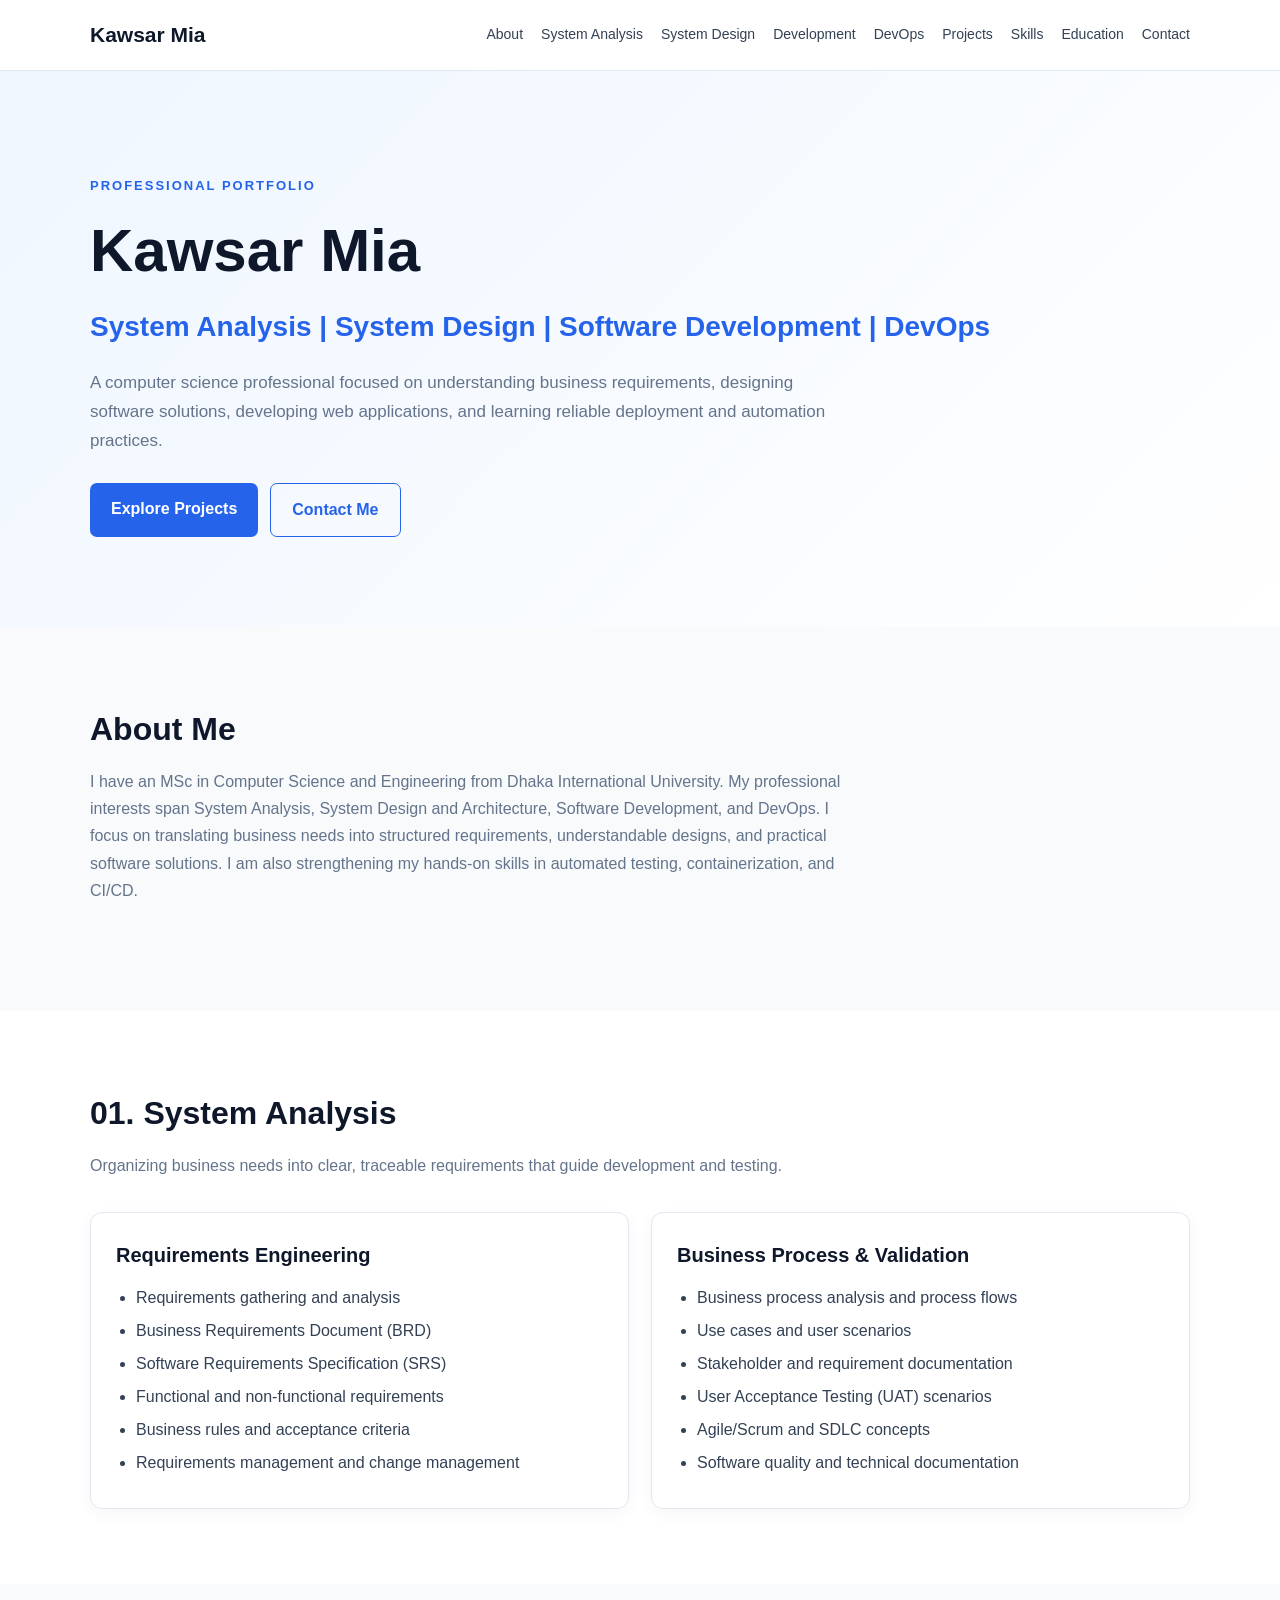
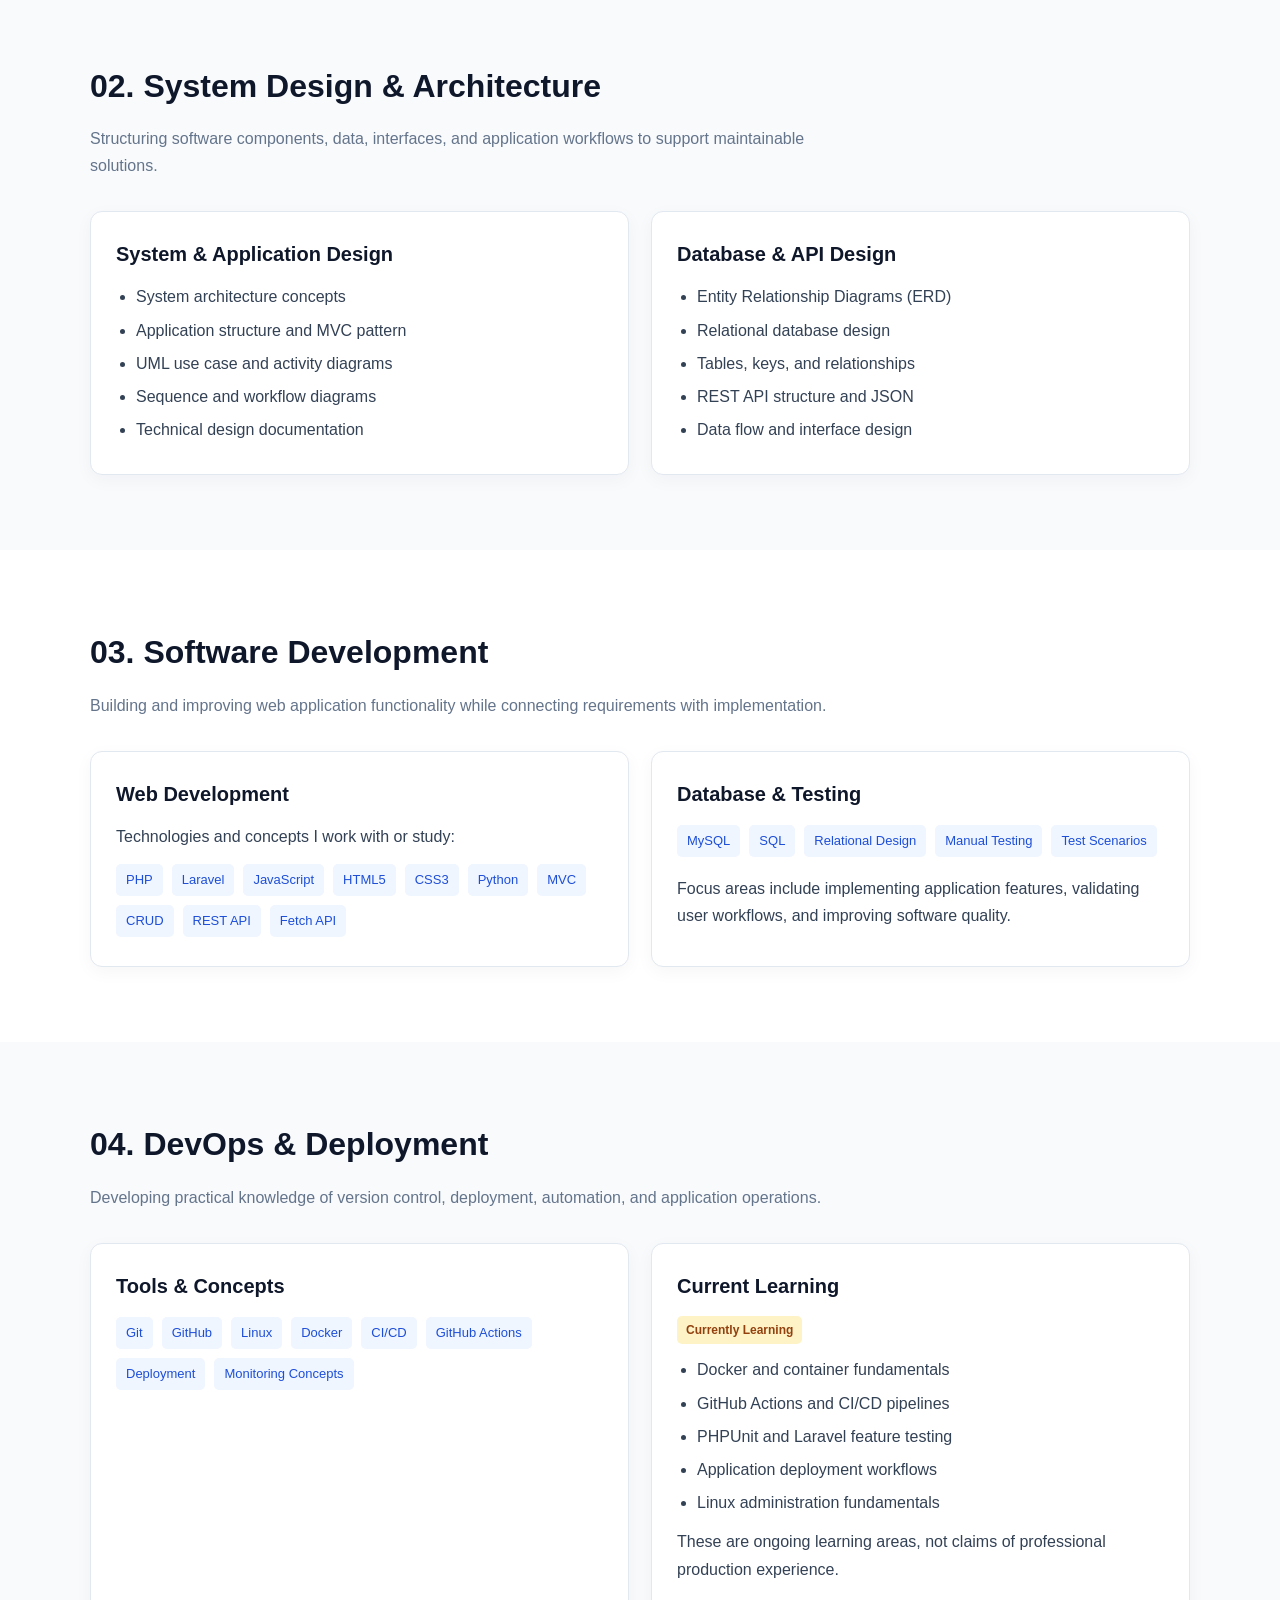
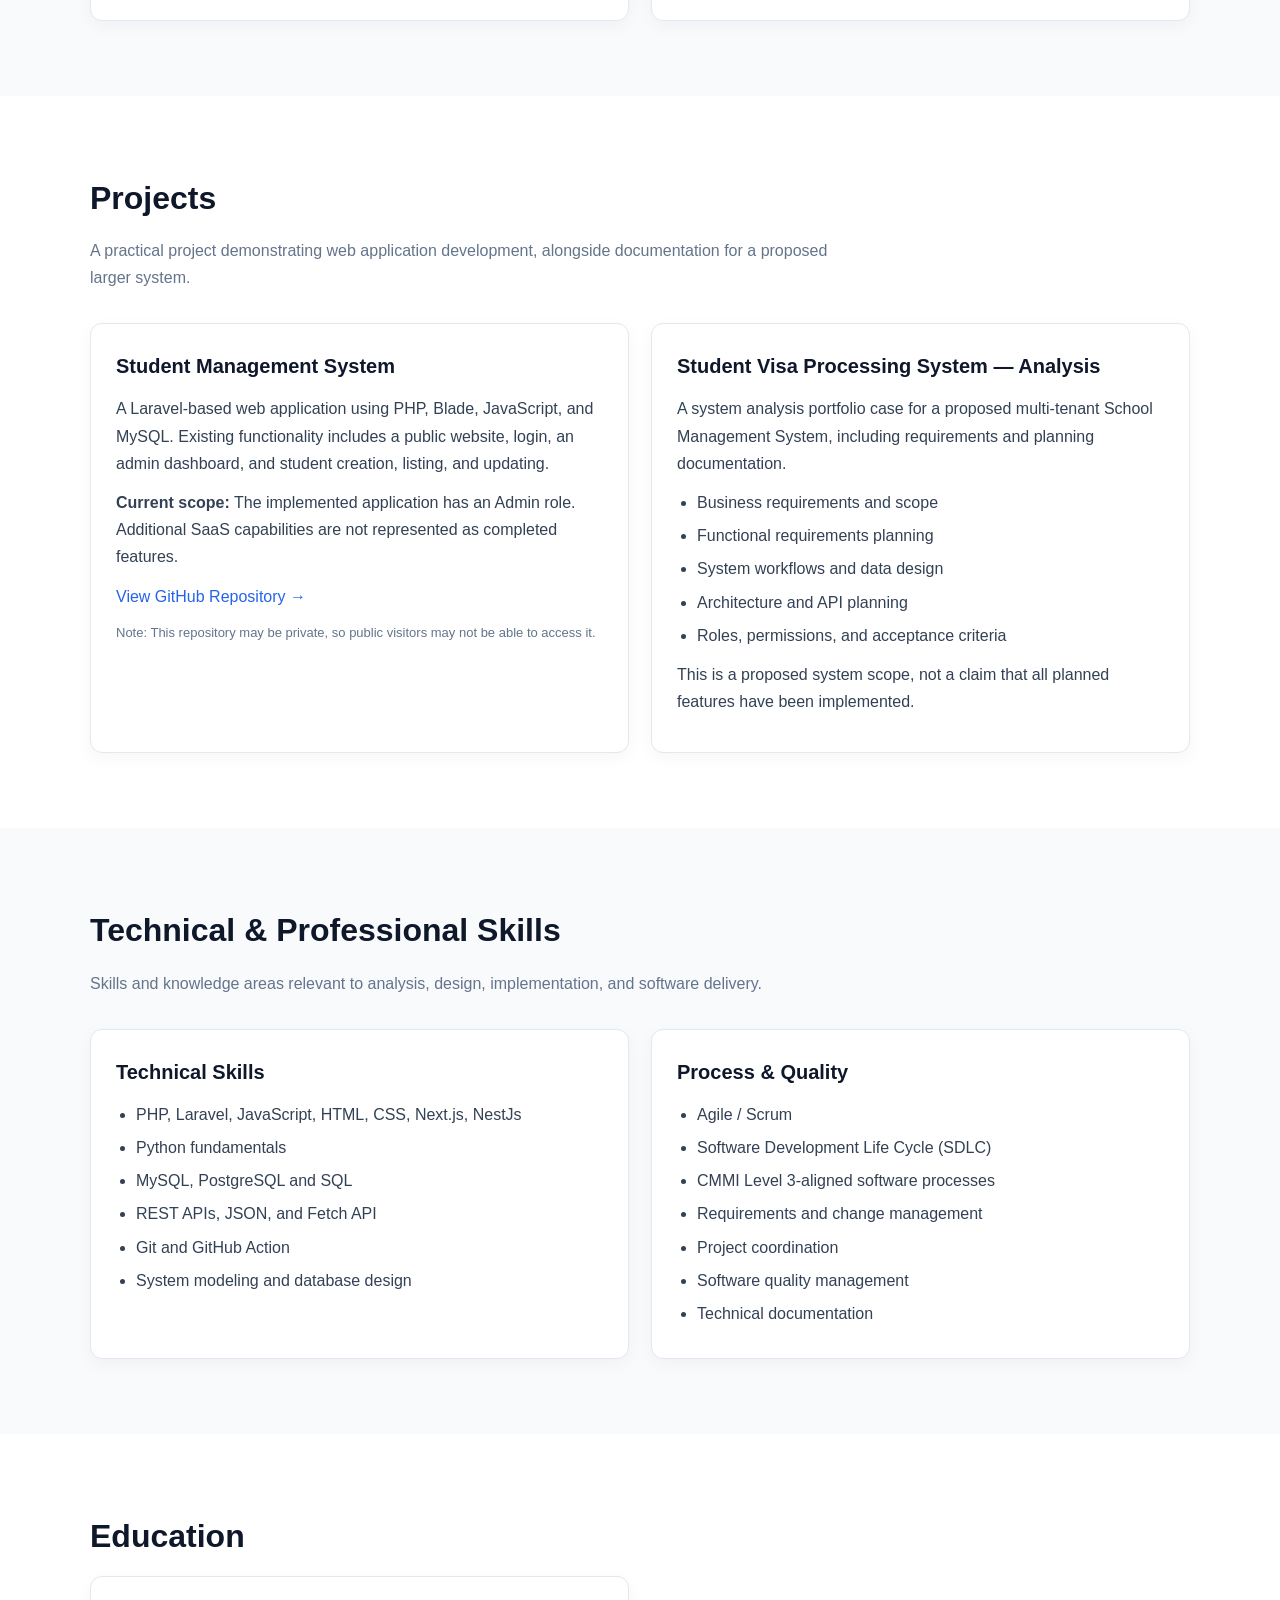
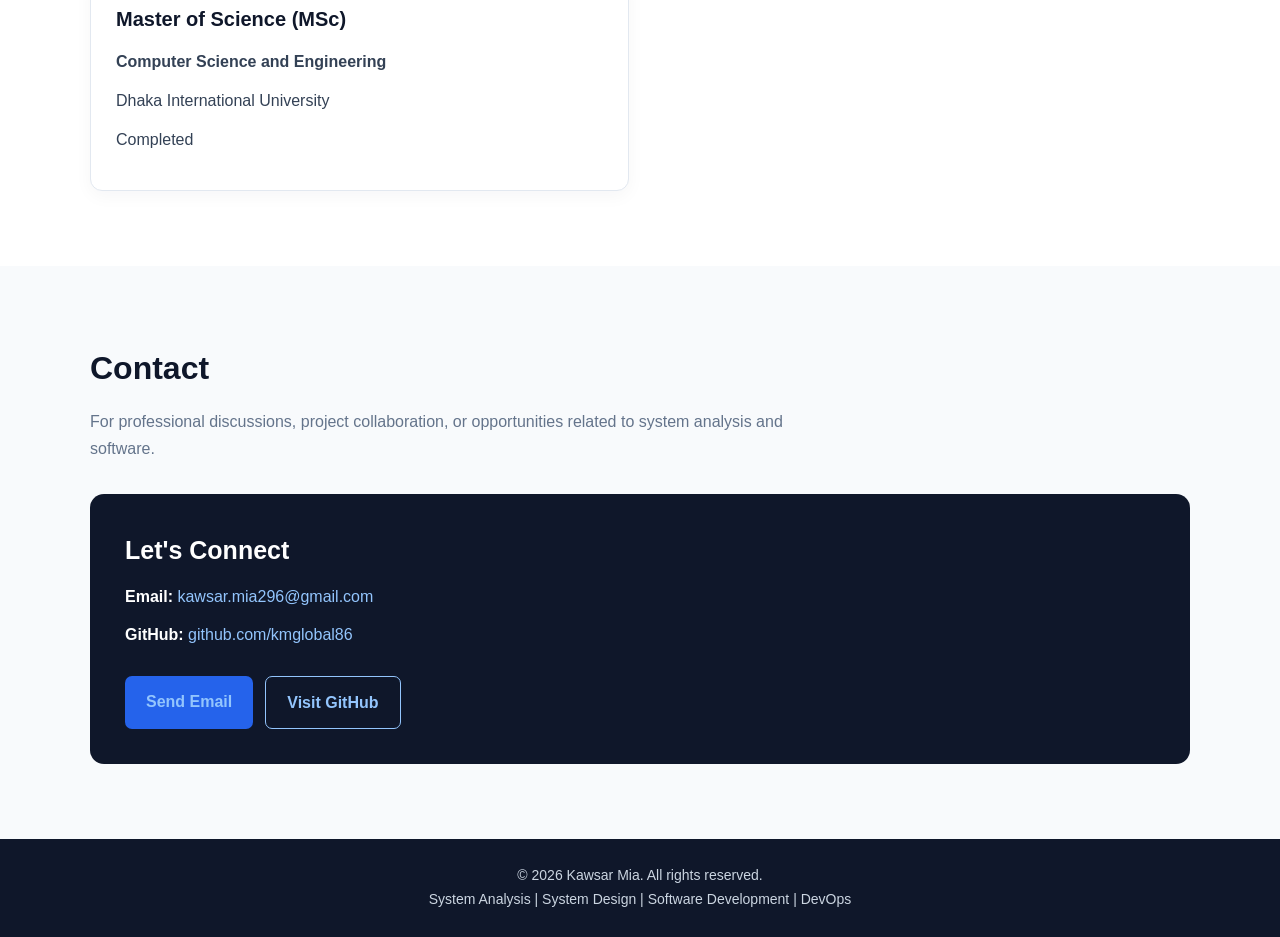
<file: index.html>
<!DOCTYPE html>
<html lang="en">
<head>
    <meta charset="UTF-8">
    <meta name="viewport" content="width=device-width, initial-scale=1.0">

    <title>Kawsar Mia | System Analyst Portfolio</title>

    <meta name="author" content="Kawsar Mia">
    <meta name="description" content="Portfolio of Kawsar Mia, focused on System Analysis, System Design, Software Development, and DevOps.">

    <link rel="canonical" href="https://kmglobal86.github.io/">

    <meta property="og:type" content="website">
    <meta property="og:title" content="Kawsar Mia | Professional Portfolio">
    <meta property="og:url" content="https://kmglobal86.github.io/">
    <meta property="og:description" content="System Analysis, System Design, Software Development, and DevOps.">

    <style>
        :root {
            --primary: #2563eb;
            --dark: #0f172a;
            --text: #334155;
            --muted: #64748b;
            --light: #f8fafc;
            --border: #e2e8f0;
            --white: #ffffff;
        }

        * {
            margin: 0;
            padding: 0;
            box-sizing: border-box;
            scroll-behavior: smooth;
        }

        body {
            font-family: Arial, Helvetica, sans-serif;
            line-height: 1.7;
            color: var(--text);
            background: var(--white);
        }

        a {
            color: var(--primary);
            text-decoration: none;
        }

        a:hover {
            text-decoration: underline;
        }

        .container {
            width: min(1100px, 90%);
            margin: auto;
        }

        header {
            background: var(--white);
            border-bottom: 1px solid var(--border);
            position: sticky;
            top: 0;
            z-index: 10;
        }

        nav {
            min-height: 70px;
            display: flex;
            align-items: center;
            justify-content: space-between;
            gap: 20px;
        }

        .logo {
            color: var(--dark);
            font-size: 21px;
            font-weight: 800;
        }

        .nav-links {
            display: flex;
            flex-wrap: wrap;
            gap: 18px;
            list-style: none;
            font-size: 14px;
        }

        .nav-links a {
            color: var(--text);
        }

        .hero {
            padding: 100px 0 90px;
            background: linear-gradient(135deg, #eff6ff, #ffffff);
        }

        .hero-label {
            color: var(--primary);
            font-weight: 700;
            text-transform: uppercase;
            letter-spacing: 2px;
            font-size: 13px;
        }

        h1 {
            color: var(--dark);
            font-size: clamp(36px, 6vw, 60px);
            line-height: 1.15;
            margin: 18px 0;
        }

        .hero h2 {
            color: var(--primary);
            font-size: clamp(20px, 3vw, 28px);
            margin-bottom: 18px;
        }

        .hero p {
            max-width: 760px;
            font-size: 17px;
            color: var(--muted);
        }

        .buttons {
            display: flex;
            flex-wrap: wrap;
            gap: 12px;
            margin-top: 28px;
        }

        .btn {
            display: inline-block;
            padding: 12px 21px;
            border-radius: 7px;
            background: var(--primary);
            color: var(--white);
            font-weight: 700;
        }

        .btn:hover {
            text-decoration: none;
            opacity: 0.9;
        }

        .btn-outline {
            background: transparent;
            border: 1px solid var(--primary);
            color: var(--primary);
        }

        section {
            padding: 75px 0;
            scroll-margin-top: 75px;
        }

        section:nth-of-type(even) {
            background: var(--light);
        }

        .section-title {
            color: var(--dark);
            font-size: 32px;
            margin-bottom: 12px;
        }

        .section-intro {
            color: var(--muted);
            max-width: 760px;
            margin-bottom: 32px;
        }

        .grid {
            display: grid;
            grid-template-columns: repeat(2, minmax(0, 1fr));
            gap: 22px;
        }

        .card {
            background: var(--white);
            border: 1px solid var(--border);
            border-radius: 12px;
            padding: 25px;
            box-shadow: 0 5px 18px rgba(15, 23, 42, 0.04);
        }

        .card h3 {
            color: var(--dark);
            font-size: 20px;
            margin-bottom: 12px;
        }

        .card p {
            margin-bottom: 12px;
        }

        .card ul {
            padding-left: 20px;
        }

        .card li {
            margin-bottom: 6px;
        }

        .tag-list {
            display: flex;
            flex-wrap: wrap;
            gap: 9px;
            margin-top: 14px;
        }

        .tag {
            background: #eff6ff;
            color: #1d4ed8;
            border-radius: 5px;
            padding: 5px 10px;
            font-size: 13px;
        }

        .status {
            display: inline-block;
            margin-bottom: 12px;
            background: #fef3c7;
            color: #92400e;
            padding: 4px 9px;
            border-radius: 5px;
            font-size: 12px;
            font-weight: 700;
        }

        .contact-box {
            background: var(--dark);
            color: var(--white);
            border-radius: 14px;
            padding: 35px;
        }

        .contact-box h3 {
            font-size: 25px;
            margin-bottom: 12px;
        }

        .contact-box p {
            margin-bottom: 10px;
        }

        .contact-box a {
            color: #93c5fd;
            overflow-wrap: anywhere;
        }

        footer {
            text-align: center;
            padding: 25px 0;
            background: var(--dark);
            color: #cbd5e1;
            font-size: 14px;
        }

        @media (max-width: 700px) {
            nav {
                padding: 14px 0;
                align-items: flex-start;
                flex-direction: column;
            }

            .nav-links {
                gap: 10px 15px;
            }

            .hero {
                padding: 65px 0;
            }

            section {
                padding: 55px 0;
            }

            .grid {
                grid-template-columns: 1fr;
            }

            .contact-box {
                padding: 25px;
            }
        }
    </style>
</head>

<body>

<header>
    <nav class="container">
        <a class="logo" href="#home">Kawsar Mia</a>

        <ul class="nav-links">
            <li><a href="#about">About</a></li>
            <li><a href="#analysis">System Analysis</a></li>
            <li><a href="#design">System Design</a></li>
            <li><a href="#development">Development</a></li>
            <li><a href="#devops">DevOps</a></li>
            <li><a href="#projects">Projects</a></li>
            <li><a href="#skills">Skills</a></li>
            <li><a href="#education">Education</a></li>
            <li><a href="#contact">Contact</a></li>
        </ul>
    </nav>
</header>

<main>

    <section class="hero" id="home">
        <div class="container">
            <span class="hero-label">Professional Portfolio</span>

            <h1>Kawsar Mia</h1>

            <h2>System Analysis | System Design | Software Development | DevOps</h2>

            <p>
                A computer science professional focused on understanding business
                requirements, designing software solutions, developing web
                applications, and learning reliable deployment and automation
                practices.
            </p>

            <div class="buttons">
                <a class="btn" href="#projects">Explore Projects</a>
                <a class="btn btn-outline" href="#contact">Contact Me</a>
            </div>
        </div>
    </section>

    <section id="about">
        <div class="container">
            <h2 class="section-title">About Me</h2>

            <p class="section-intro">
                I have an MSc in Computer Science and Engineering from
                Dhaka International University. My professional interests span
                System Analysis, System Design and Architecture, Software
                Development, and DevOps. I focus on translating business needs
                into structured requirements, understandable designs, and
                practical software solutions. I am also strengthening my
                hands-on skills in automated testing, containerization, and
                CI/CD.
            </p>
        </div>
    </section>

    <section id="analysis">
        <div class="container">
            <h2 class="section-title">01. System Analysis</h2>

            <p class="section-intro">
                Organizing business needs into clear, traceable requirements
                that guide development and testing.
            </p>

            <div class="grid">
                <article class="card">
                    <h3>Requirements Engineering</h3>
                    <ul>
                        <li>Requirements gathering and analysis</li>
                        <li>Business Requirements Document (BRD)</li>
                        <li>Software Requirements Specification (SRS)</li>
                        <li>Functional and non-functional requirements</li>
                        <li>Business rules and acceptance criteria</li>
                        <li>Requirements management and change management</li>
                    </ul>
                </article>

                <article class="card">
                    <h3>Business Process & Validation</h3>
                    <ul>
                        <li>Business process analysis and process flows</li>
                        <li>Use cases and user scenarios</li>
                        <li>Stakeholder and requirement documentation</li>
                        <li>User Acceptance Testing (UAT) scenarios</li>
                        <li>Agile/Scrum and SDLC concepts</li>
                        <li>Software quality and technical documentation</li>
                    </ul>
                </article>
            </div>
        </div>
    </section>

    <section id="design">
        <div class="container">
            <h2 class="section-title">02. System Design & Architecture</h2>

            <p class="section-intro">
                Structuring software components, data, interfaces, and
                application workflows to support maintainable solutions.
            </p>

            <div class="grid">
                <article class="card">
                    <h3>System & Application Design</h3>
                    <ul>
                        <li>System architecture concepts</li>
                        <li>Application structure and MVC pattern</li>
                        <li>UML use case and activity diagrams</li>
                        <li>Sequence and workflow diagrams</li>
                        <li>Technical design documentation</li>
                    </ul>
                </article>

                <article class="card">
                    <h3>Database & API Design</h3>
                    <ul>
                        <li>Entity Relationship Diagrams (ERD)</li>
                        <li>Relational database design</li>
                        <li>Tables, keys, and relationships</li>
                        <li>REST API structure and JSON</li>
                        <li>Data flow and interface design</li>
                    </ul>
                </article>
            </div>
        </div>
    </section>

    <section id="development">
        <div class="container">
            <h2 class="section-title">03. Software Development</h2>

            <p class="section-intro">
                Building and improving web application functionality while
                connecting requirements with implementation.
            </p>

            <div class="grid">
                <article class="card">
                    <h3>Web Development</h3>
                    <p>Technologies and concepts I work with or study:</p>

                    <div class="tag-list">
                        <span class="tag">PHP</span>
                        <span class="tag">Laravel</span>
                        <span class="tag">JavaScript</span>
                        <span class="tag">HTML5</span>
                        <span class="tag">CSS3</span>
                        <span class="tag">Python</span>
                        <span class="tag">MVC</span>
                        <span class="tag">CRUD</span>
                        <span class="tag">REST API</span>
                        <span class="tag">Fetch API</span>
                    </div>
                </article>

                <article class="card">
                    <h3>Database & Testing</h3>
                    <div class="tag-list">
                        <span class="tag">MySQL</span>
                        <span class="tag">SQL</span>
                        <span class="tag">Relational Design</span>
                        <span class="tag">Manual Testing</span>
                        <span class="tag">Test Scenarios</span>
                    </div>

                    <p style="margin-top:18px">
                        Focus areas include implementing application features,
                        validating user workflows, and improving software quality.
                    </p>
                </article>
            </div>
        </div>
    </section>

    <section id="devops">
        <div class="container">
            <h2 class="section-title">04. DevOps & Deployment</h2>

            <p class="section-intro">
                Developing practical knowledge of version control, deployment,
                automation, and application operations.
            </p>

            <div class="grid">
                <article class="card">
                    <h3>Tools & Concepts</h3>

                    <div class="tag-list">
                        <span class="tag">Git</span>
                        <span class="tag">GitHub</span>
                        <span class="tag">Linux</span>
                        <span class="tag">Docker</span>
                        <span class="tag">CI/CD</span>
                        <span class="tag">GitHub Actions</span>
                        <span class="tag">Deployment</span>
                        <span class="tag">Monitoring Concepts</span>
                    </div>
                </article>

                <article class="card">
                    <h3>Current Learning</h3>
                    <span class="status">Currently Learning</span>

                    <ul>
                        <li>Docker and container fundamentals</li>
                        <li>GitHub Actions and CI/CD pipelines</li>
                        <li>PHPUnit and Laravel feature testing</li>
                        <li>Application deployment workflows</li>
                        <li>Linux administration fundamentals</li>
                    </ul>

                    <p style="margin-top:12px">
                        These are ongoing learning areas, not claims of
                        professional production experience.
                    </p>
                </article>
            </div>
        </div>
    </section>

    <section id="projects">
        <div class="container">
            <h2 class="section-title">Projects</h2>

            <p class="section-intro">
                A practical project demonstrating web application development,
                alongside documentation for a proposed larger system.
            </p>

            <div class="grid">
                <article class="card">
                    <h3>Student Management System</h3>

                    <p>
                        A Laravel-based web application using PHP, Blade,
                        JavaScript, and MySQL. Existing functionality includes
                        a public website, login, an admin dashboard, and
                        student creation, listing, and updating.
                    </p>

                    <p>
                        <strong>Current scope:</strong> The implemented
                        application has an Admin role. Additional SaaS
                        capabilities are not represented as completed features.
                    </p>

                    <a href="https://github.com/kmglobal86/student-management"
                       target="_blank" rel="noopener noreferrer">
                        View GitHub Repository →
                    </a>

                    <p style="margin-top:12px;font-size:13px;color:#64748b">
                        Note: This repository may be private, so public visitors
                        may not be able to access it.
                    </p>
                </article>

                <article class="card">
                    <h3> Student Visa Processing System — Analysis</h3>

                    <p>
                        A system analysis portfolio case for a proposed
                        multi-tenant School Management System, including
                        requirements and planning documentation.
                    </p>

                    <ul>
                        <li>Business requirements and scope</li>
                        <li>Functional requirements planning</li>
                        <li>System workflows and data design</li>
                        <li>Architecture and API planning</li>
                        <li>Roles, permissions, and acceptance criteria</li>
                    </ul>

                    <p style="margin-top:12px">
                        This is a proposed system scope, not a claim that all
                        planned features have been implemented.
                    </p>
                </article>
            </div>
        </div>
    </section>

    <section id="skills">
        <div class="container">
            <h2 class="section-title">Technical & Professional Skills</h2>

            <p class="section-intro">
                Skills and knowledge areas relevant to analysis, design,
                implementation, and software delivery.
            </p>

            <div class="grid">
                <article class="card">
                    <h3>Technical Skills</h3>
                    <ul>
                        <li>PHP, Laravel, JavaScript, HTML, CSS, Next.js, NestJs</li>
                        <li>Python fundamentals</li>
                        <li>MySQL, PostgreSQL and SQL</li>
                        <li>REST APIs, JSON, and Fetch API</li>
                        <li>Git and GitHub Action</li>
                        <li>System modeling and database design</li>
                    </ul>
                </article>

                <article class="card">
                    <h3>Process & Quality</h3>
                    <ul>
                        <li>Agile / Scrum</li>
                        <li>Software Development Life Cycle (SDLC)</li>
                        <li>CMMI Level 3-aligned software processes</li>
                        <li>Requirements and change management</li>
                        <li>Project coordination</li>
                        <li>Software quality management</li>
                        <li>Technical documentation</li>
                    </ul>
                </article>
            </div>
        </div>
    </section>

    <section id="education">
        <div class="container">
            <h2 class="section-title">Education</h2>

            <div class="grid">
                <article class="card">
                    <h3>Master of Science (MSc)</h3>
                    <p><strong>Computer Science and Engineering</strong></p>
                    <p>Dhaka International University</p>
                    <p>Completed</p>
                </article>
            </div>
        </div>
    </section>

    <section id="contact">
        <div class="container">
            <h2 class="section-title">Contact</h2>

            <p class="section-intro">
                For professional discussions, project collaboration,
                or opportunities related to system analysis and software.
            </p>

            <div class="contact-box">
                <h3>Let's Connect</h3>

                <p>
                    <strong>Email:</strong>
                    <a href="mailto:kawsar.mia296@gmail.com">
                        kawsar.mia296@gmail.com
                    </a>
                </p>

                <p>
                    <strong>GitHub:</strong>
                    <a href="https://github.com/kmglobal86"
                       target="_blank" rel="noopener noreferrer">
                        github.com/kmglobal86
                    </a>
                </p>

                <div class="buttons">
                    <a class="btn" href="mailto:kawsar.mia296@gmail.com">
                        Send Email
                    </a>

                    <a class="btn btn-outline"
                       href="https://github.com/kmglobal86"
                       target="_blank" rel="noopener noreferrer"
                       style="border-color:#93c5fd;color:#93c5fd">
                        Visit GitHub
                    </a>
                </div>
            </div>
        </div>
    </section>

</main>

<footer>
    <div class="container">
        <p>© <span id="year"></span> Kawsar Mia. All rights reserved.</p>
        <p>System Analysis | System Design | Software Development | DevOps</p>
    </div>
</footer>

<script>
    document.getElementById("year").textContent =
        new Date().getFullYear();
</script>

</body>
</html>
</file>
